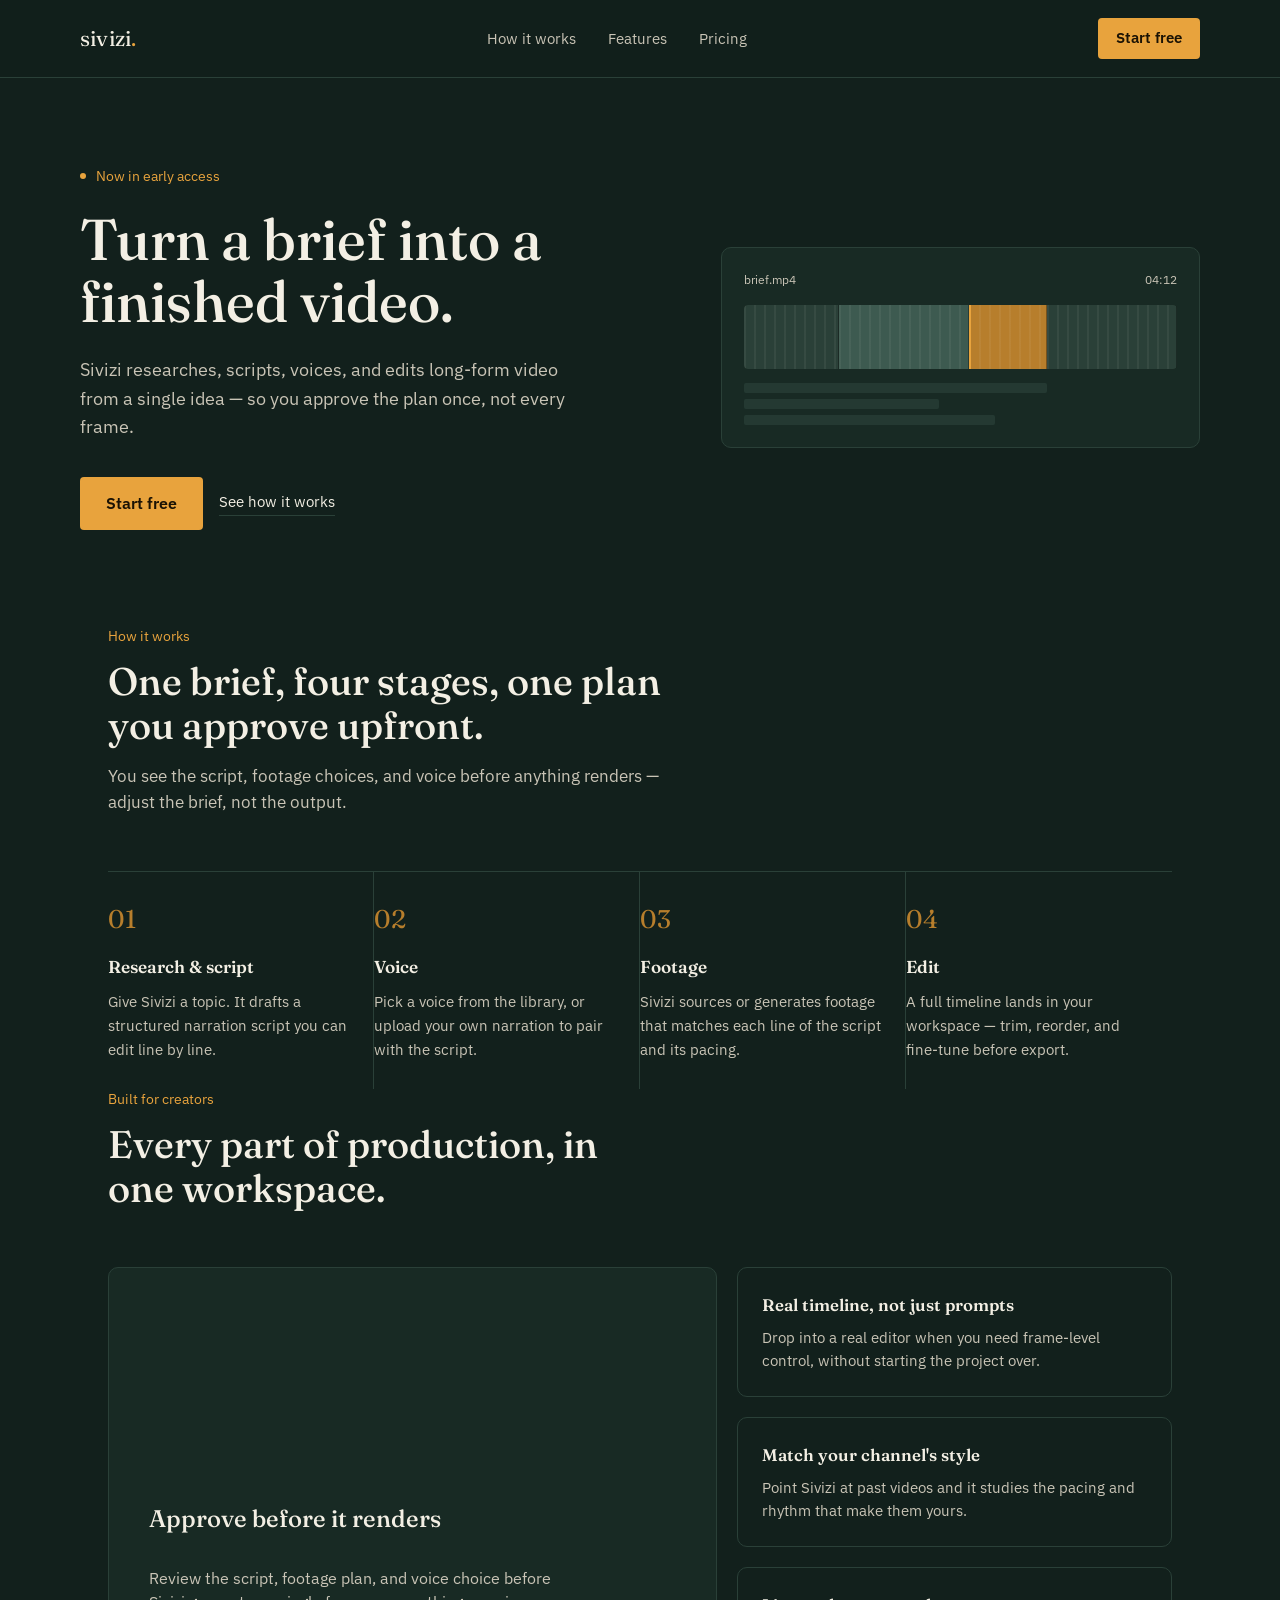
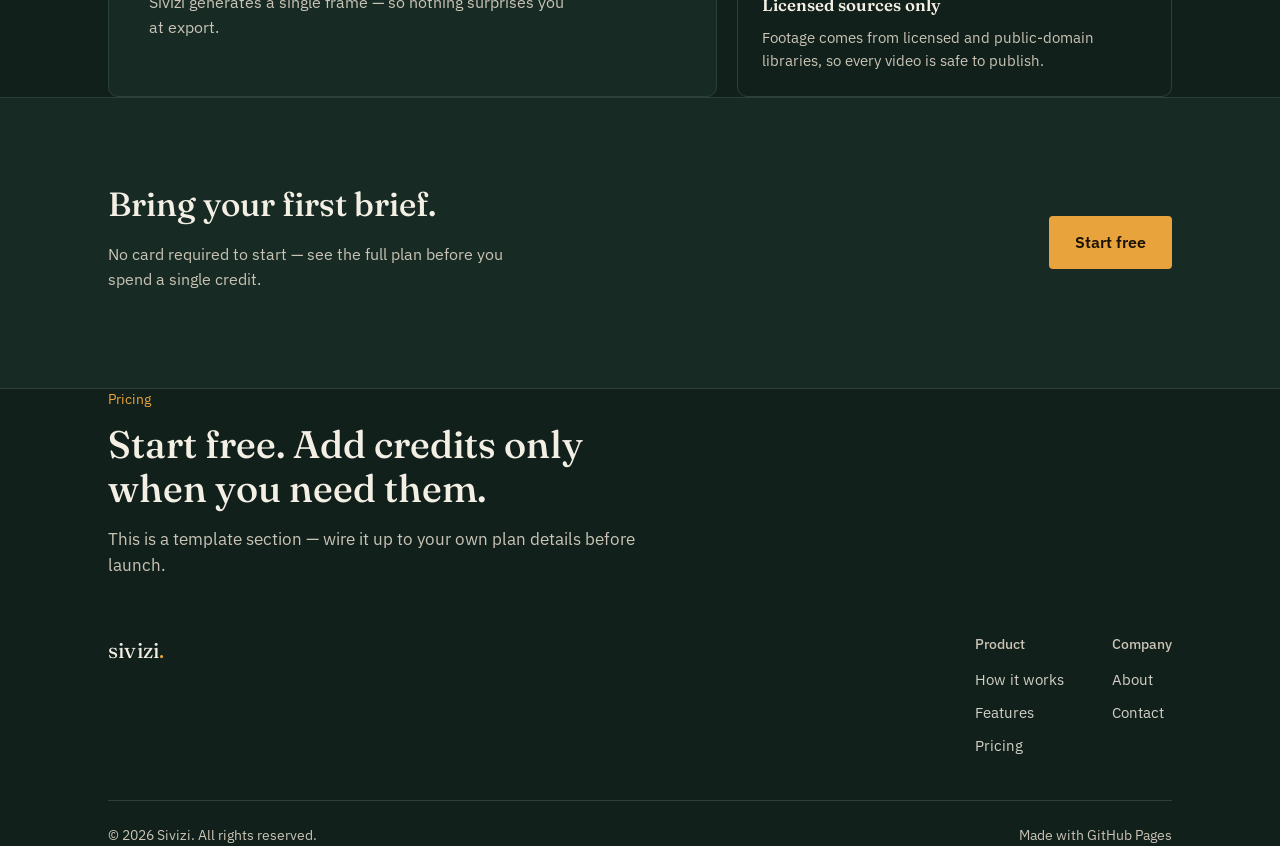
<file: index.html>
<!DOCTYPE html>
<html lang="en">
<head>
<meta charset="UTF-8">
<meta name="viewport" content="width=device-width, initial-scale=1.0">
<title>Sivizi — Turn a brief into a finished video</title>
<meta name="description" content="Sivizi turns an idea into a finished long-form video: script, voice, footage, and edit — in one workspace.">
<link rel="preconnect" href="https://fonts.googleapis.com">
<link rel="preconnect" href="https://fonts.gstatic.com" crossorigin>
<link href="https://fonts.googleapis.com/css2?family=Fraunces:opsz,wght@9..144,400;9..144,500;9..144,600&family=IBM+Plex+Sans:wght@400;500;600&display=swap" rel="stylesheet">
<style>
  :root{
    --bg: #12201C;
    --bg-raised: #182A24;
    --amber: #E8A33D;
    --amber-dim: #B77E2C;
    --parchment: #F3EFE4;
    --parchment-dim: #C9C4B6;
    --moss: #3D5A50;
    --moss-line: #2A4038;
    --radius-s: 4px;
    --radius-m: 10px;
    --maxw: 1120px;
  }
  *{box-sizing:border-box;}
  html{scroll-behavior:smooth;}
  body{
    margin:0;
    background:var(--bg);
    color:var(--parchment);
    font-family:'IBM Plex Sans', sans-serif;
    line-height:1.55;
    -webkit-font-smoothing:antialiased;
  }
  h1,h2,h3{
    font-family:'Fraunces', serif;
    font-weight:500;
    margin:0;
    color:var(--parchment);
  }
  a{color:inherit;}
  .wrap{max-width:var(--maxw); margin:0 auto; padding:0 28px;}
  img,svg{display:block; max-width:100%;}

  /* focus visibility */
  a:focus-visible, button:focus-visible{
    outline:2px solid var(--amber);
    outline-offset:3px;
  }

  @media (prefers-reduced-motion: reduce){
    *{animation:none !important; transition:none !important;}
  }

  /* ---------- Header ---------- */
  header{
    position:sticky; top:0; z-index:20;
    background:rgba(18,32,28,0.92);
    backdrop-filter:blur(6px);
    border-bottom:1px solid var(--moss-line);
  }
  .nav{
    display:flex; align-items:center; justify-content:space-between;
    padding:18px 0;
  }
  .logo{
    font-family:'Fraunces', serif;
    font-size:1.35rem;
    letter-spacing:0.01em;
  }
  .logo span{color:var(--amber);}
  .nav-links{display:flex; gap:32px; font-size:0.95rem;}
  .nav-links a{text-decoration:none; color:var(--parchment-dim); transition:color .15s;}
  .nav-links a:hover{color:var(--parchment);}
  .nav-cta{
    display:inline-block;
    padding:9px 18px;
    border-radius:var(--radius-s);
    background:var(--amber);
    color:#1A1204;
    font-weight:600;
    text-decoration:none;
    font-size:0.92rem;
  }
  .nav-mobile-toggle{display:none;}

  /* ---------- Hero ---------- */
  .hero{
    padding:88px 0 96px;
    display:grid;
    grid-template-columns:1.1fr 0.9fr;
    gap:56px;
    align-items:center;
  }
  .eyebrow-line{
    display:flex; align-items:center; gap:10px;
    color:var(--amber);
    font-size:0.85rem;
    margin-bottom:22px;
  }
  .eyebrow-line .dot{width:6px; height:6px; border-radius:50%; background:var(--amber);}
  .hero h1{
    font-size:clamp(2.4rem, 4.6vw, 3.6rem);
    line-height:1.08;
    max-width:15ch;
  }
  .hero p.lede{
    margin-top:22px;
    font-size:1.15rem;
    color:var(--parchment-dim);
    max-width:46ch;
  }
  .hero-actions{
    margin-top:36px;
    display:flex; gap:16px; align-items:center; flex-wrap:wrap;
  }
  .btn-primary{
    background:var(--amber);
    color:#1A1204;
    border:none;
    padding:14px 26px;
    border-radius:var(--radius-s);
    font-weight:600;
    font-size:1rem;
    cursor:pointer;
    text-decoration:none;
    display:inline-block;
  }
  .btn-ghost{
    color:var(--parchment);
    text-decoration:none;
    font-size:0.95rem;
    border-bottom:1px solid var(--moss-line);
    padding-bottom:2px;
  }

  /* Timeline scrubber graphic */
  .scrubber{
    background:var(--bg-raised);
    border:1px solid var(--moss-line);
    border-radius:var(--radius-m);
    padding:22px;
  }
  .scrubber-top{
    display:flex; justify-content:space-between; align-items:center;
    font-size:0.78rem; color:var(--parchment-dim);
    margin-bottom:16px;
  }
  .scrubber-track{
    position:relative;
    height:64px;
    background:#0D1712;
    border-radius:var(--radius-s);
    overflow:hidden;
    display:flex;
  }
  .clip{
    height:100%;
    border-right:1px solid rgba(0,0,0,0.35);
    position:relative;
  }
  .clip::after{
    content:'';
    position:absolute; inset:0;
    background:repeating-linear-gradient(90deg, rgba(243,239,228,0.06) 0 2px, transparent 2px 10px);
  }
  .clip.c1{width:22%; background:#2A4038;}
  .clip.c2{width:30%; background:#3D5A50;}
  .clip.c3{width:18%; background:#B77E2C;}
  .clip.c4{width:30%; background:#2A4038;}
  .playhead{
    position:absolute; top:-6px; bottom:-6px; left:52%;
    width:2px; background:var(--amber);
  }
  .playhead::before{
    content:'';
    position:absolute; top:-4px; left:-4px;
    width:10px; height:10px; background:var(--amber);
    border-radius:50%;
  }
  .scrubber-rows{
    margin-top:14px;
    display:flex; flex-direction:column; gap:6px;
  }
  .scrubber-row{
    height:10px; border-radius:2px; background:var(--moss-line);
    opacity:0.7;
  }
  .scrubber-row.r1{width:70%;}
  .scrubber-row.r2{width:45%;}
  .scrubber-row.r3{width:58%;}

  @media (max-width:880px){
    .hero{grid-template-columns:1fr; padding-top:52px;}
    .nav-links{display:none;}
  }

  /* ---------- Section shell ---------- */
  section{padding:96px 0;}
  .section-head{max-width:56ch; margin-bottom:56px;}
  .section-head .kicker{
    color:var(--amber); font-size:0.85rem; margin-bottom:12px; display:block;
  }
  .section-head h2{font-size:clamp(1.8rem, 3vw, 2.4rem); line-height:1.15;}
  .section-head p{color:var(--parchment-dim); margin-top:16px; font-size:1.05rem;}

  /* ---------- How it works (sequence -> numbered, legitimate) ---------- */
  .steps{
    display:grid;
    grid-template-columns:repeat(4, 1fr);
    gap:0;
    border-top:1px solid var(--moss-line);
  }
  .step{
    padding:28px 24px 28px 0;
    border-right:1px solid var(--moss-line);
    position:relative;
  }
  .step:last-child{border-right:none;}
  .step .num{
    font-family:'Fraunces', serif;
    font-size:1.6rem;
    color:var(--amber-dim);
    display:block;
    margin-bottom:14px;
  }
  .step h3{font-size:1.08rem; margin-bottom:10px; font-weight:600;}
  .step p{color:var(--parchment-dim); font-size:0.95rem; margin:0;}
  @media (max-width:880px){
    .steps{grid-template-columns:1fr; border-top:none;}
    .step{border-right:none; border-top:1px solid var(--moss-line); padding:24px 0;}
  }

  /* ---------- Features (varied hierarchy, not identical cards) ---------- */
  .features{
    display:grid;
    grid-template-columns:1.4fr 1fr;
    gap:20px;
  }
  .feature-lead{
    background:var(--bg-raised);
    border:1px solid var(--moss-line);
    border-radius:var(--radius-m);
    padding:40px;
    display:flex; flex-direction:column; justify-content:flex-end;
    min-height:280px;
  }
  .feature-lead h3{font-size:1.5rem; margin-bottom:12px;}
  .feature-lead p{color:var(--parchment-dim); max-width:42ch;}
  .feature-stack{display:flex; flex-direction:column; gap:20px;}
  .feature-small{
    background:transparent;
    border:1px solid var(--moss-line);
    border-radius:var(--radius-m);
    padding:24px;
    flex:1;
  }
  .feature-small h3{font-size:1.05rem; margin-bottom:8px; font-weight:600;}
  .feature-small p{color:var(--parchment-dim); font-size:0.93rem; margin:0;}
  @media (max-width:880px){
    .features{grid-template-columns:1fr;}
  }

  /* ---------- CTA band ---------- */
  .cta-band{
    background:var(--bg-raised);
    border-top:1px solid var(--moss-line);
    border-bottom:1px solid var(--moss-line);
    padding:80px 0;
    text-align:left;
  }
  .cta-band .wrap{
    display:flex; align-items:center; justify-content:space-between; gap:40px; flex-wrap:wrap;
  }
  .cta-band h2{font-size:clamp(1.6rem,3vw,2.1rem); max-width:20ch;}
  .cta-band p{color:var(--parchment-dim); margin-top:12px; max-width:42ch;}

  /* ---------- Footer ---------- */
  footer{padding:56px 0 40px;}
  .footer-top{
    display:flex; justify-content:space-between; align-items:flex-start;
    flex-wrap:wrap; gap:32px;
    padding-bottom:32px;
    border-bottom:1px solid var(--moss-line);
  }
  .footer-links{display:flex; gap:48px; flex-wrap:wrap;}
  .footer-col h4{
    font-size:0.85rem; color:var(--parchment-dim);
    margin:0 0 14px; font-weight:500;
  }
  .footer-col a{
    display:block; font-size:0.92rem; color:var(--parchment);
    text-decoration:none; margin-bottom:10px; opacity:0.85;
  }
  .footer-col a:hover{opacity:1;}
  .footer-bottom{
    padding-top:24px;
    display:flex; justify-content:space-between; flex-wrap:wrap; gap:12px;
    font-size:0.85rem; color:var(--parchment-dim);
  }
</style>
</head>
<body>

<header>
  <div class="wrap nav">
    <div class="logo">sivizi<span>.</span></div>
    <nav class="nav-links">
      <a href="#how">How it works</a>
      <a href="#features">Features</a>
      <a href="#pricing">Pricing</a>
    </nav>
    <a class="nav-cta" href="studio.html">Start free</a>
  </div>
</header>

<main>
  <section class="hero wrap">
    <div>
      <div class="eyebrow-line"><span class="dot"></span> Now in early access</div>
      <h1>Turn a brief into a finished video.</h1>
      <p class="lede">Sivizi researches, scripts, voices, and edits long-form video from a single idea — so you approve the plan once, not every frame.</p>
      <div class="hero-actions">
        <a class="btn-primary" href="studio.html">Start free</a>
        <a class="btn-ghost" href="#how">See how it works</a>
      </div>
    </div>
    <div class="scrubber" aria-hidden="true">
      <div class="scrubber-top">
        <span>brief.mp4</span>
        <span>04:12</span>
      </div>
      <div class="scrubber-track">
        <div class="clip c1"></div>
        <div class="clip c2"></div>
        <div class="clip c3"></div>
        <div class="clip c4"></div>
        <div class="playhead"></div>
      </div>
      <div class="scrubber-rows">
        <div class="scrubber-row r1"></div>
        <div class="scrubber-row r2"></div>
        <div class="scrubber-row r3"></div>
      </div>
    </div>
  </section>

  <section id="how" class="wrap">
    <div class="section-head">
      <span class="kicker">How it works</span>
      <h2>One brief, four stages, one plan you approve upfront.</h2>
      <p>You see the script, footage choices, and voice before anything renders — adjust the brief, not the output.</p>
    </div>
    <div class="steps">
      <div class="step">
        <span class="num">01</span>
        <h3>Research &amp; script</h3>
        <p>Give Sivizi a topic. It drafts a structured narration script you can edit line by line.</p>
      </div>
      <div class="step">
        <span class="num">02</span>
        <h3>Voice</h3>
        <p>Pick a voice from the library, or upload your own narration to pair with the script.</p>
      </div>
      <div class="step">
        <span class="num">03</span>
        <h3>Footage</h3>
        <p>Sivizi sources or generates footage that matches each line of the script and its pacing.</p>
      </div>
      <div class="step">
        <span class="num">04</span>
        <h3>Edit</h3>
        <p>A full timeline lands in your workspace — trim, reorder, and fine-tune before export.</p>
      </div>
    </div>
  </section>

  <section id="features" class="wrap">
    <div class="section-head">
      <span class="kicker">Built for creators</span>
      <h2>Every part of production, in one workspace.</h2>
    </div>
    <div class="features">
      <div class="feature-lead">
        <h3>Approve before it renders</h3>
        <p>Review the script, footage plan, and voice choice before Sivizi generates a single frame — so nothing surprises you at export.</p>
      </div>
      <div class="feature-stack">
        <div class="feature-small">
          <h3>Real timeline, not just prompts</h3>
          <p>Drop into a real editor when you need frame-level control, without starting the project over.</p>
        </div>
        <div class="feature-small">
          <h3>Match your channel's style</h3>
          <p>Point Sivizi at past videos and it studies the pacing and rhythm that make them yours.</p>
        </div>
        <div class="feature-small">
          <h3>Licensed sources only</h3>
          <p>Footage comes from licensed and public-domain libraries, so every video is safe to publish.</p>
        </div>
      </div>
    </div>
  </section>

  <section class="cta-band">
    <div class="wrap">
      <div>
        <h2>Bring your first brief.</h2>
        <p>No card required to start — see the full plan before you spend a single credit.</p>
      </div>
      <a class="btn-primary" href="studio.html">Start free</a>
    </div>
  </section>

  <section id="pricing" class="wrap">
    <div class="section-head">
      <span class="kicker">Pricing</span>
      <h2>Start free. Add credits only when you need them.</h2>
      <p>This is a template section — wire it up to your own plan details before launch.</p>
    </div>
  </section>
</main>

<footer class="wrap">
  <div class="footer-top">
    <div class="logo">sivizi<span>.</span></div>
    <div class="footer-links">
      <div class="footer-col">
        <h4>Product</h4>
        <a href="#how">How it works</a>
        <a href="#features">Features</a>
        <a href="#pricing">Pricing</a>
      </div>
      <div class="footer-col">
        <h4>Company</h4>
        <a href="#">About</a>
        <a href="#">Contact</a>
      </div>
    </div>
  </div>
  <div class="footer-bottom wrap" style="padding-left:0; padding-right:0;">
    <span>© 2026 Sivizi. All rights reserved.</span>
    <span>Made with GitHub Pages</span>
  </div>
</footer>

</body>
</html>
</file>
